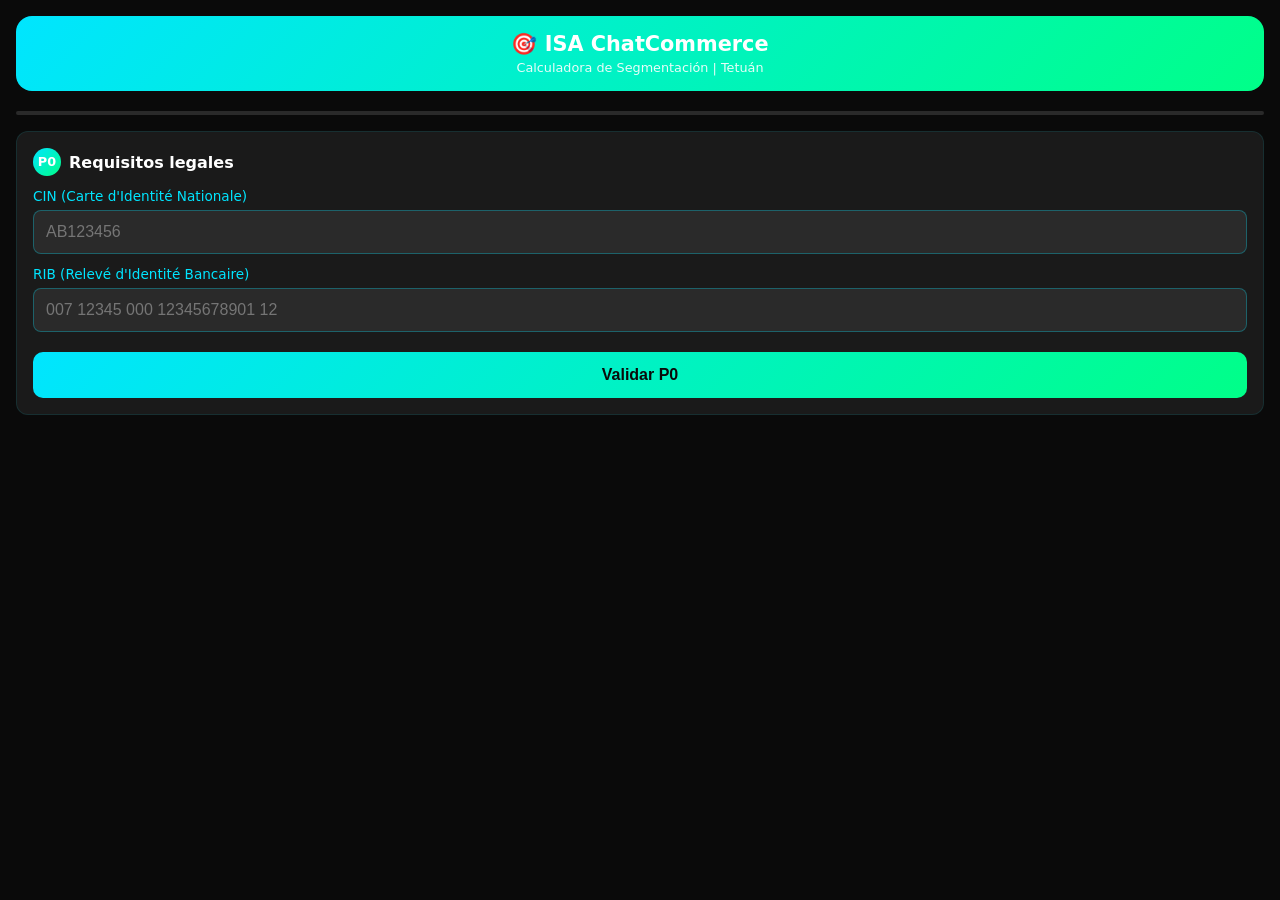
<file: 01-capa-decision/calculadora-segmentacion.html>
<!DOCTYPE html>
<html lang="es">
<head>
    <meta charset="UTF-8">
    <meta name="viewport" content="width=device-width, initial-scale=1.0, maximum-scale=1.0, user-scalable=no">
    <title>ISA - Calculadora Segmentación</title>
    <style>
        :root {
            --cyan: #00E5FF;
            --green: #00FF88;
            --gold: #FFD700;
            --dark: #0a0a0a;
            --gray: #1a1a1a;
            --light-gray: #2a2a2a;
        }
        * { margin: 0; padding: 0; box-sizing: border-box; }
        body {
            font-family: 'Segoe UI', system-ui, -apple-system, sans-serif;
            background: var(--dark);
            color: #fff;
            min-height: 100vh;
            padding: 16px;
        }
        .header {
            text-align: center;
            margin-bottom: 20px;
            padding: 16px;
            background: linear-gradient(135deg, var(--cyan), var(--green));
            border-radius: 16px;
        }
        .header h1 { font-size: 1.3rem; margin-bottom: 4px; }
        .header p { font-size: 0.8rem; opacity: 0.9; }
        .step {
            background: var(--gray);
            border-radius: 12px;
            padding: 16px;
            margin-bottom: 12px;
            border: 1px solid rgba(0,229,255,0.1);
            display: none;
        }
        .step.active { display: block; animation: fadeIn 0.3s; }
        @keyframes fadeIn { from { opacity: 0; transform: translateY(10px); } to { opacity: 1; transform: translateY(0); } }
        .step-number {
            display: inline-block;
            width: 28px;
            height: 28px;
            background: linear-gradient(135deg, var(--cyan), var(--green));
            border-radius: 50%;
            text-align: center;
            line-height: 28px;
            font-size: 0.8rem;
            font-weight: bold;
            margin-right: 8px;
        }
        .step h2 { font-size: 1rem; margin-bottom: 12px; display: flex; align-items: center; }
        .option {
            background: var(--light-gray);
            border: 2px solid transparent;
            border-radius: 10px;
            padding: 14px;
            margin-bottom: 8px;
            cursor: pointer;
            transition: all 0.2s;
        }
        .option:hover { border-color: var(--cyan); }
        .option.selected {
            border-color: var(--green);
            background: rgba(0,255,136,0.1);
        }
        .option h3 { font-size: 0.95rem; margin-bottom: 4px; }
        .option p { font-size: 0.8rem; color: #aaa; }
        .input-group { margin-bottom: 12px; }
        .input-group label { display: block; font-size: 0.85rem; margin-bottom: 6px; color: var(--cyan); }
        .input-group input {
            width: 100%;
            padding: 12px;
            border-radius: 8px;
            border: 1px solid rgba(0,229,255,0.3);
            background: var(--light-gray);
            color: #fff;
            font-size: 1rem;
        }
        .input-group input:focus { outline: none; border-color: var(--cyan); }
        .btn {
            width: 100%;
            padding: 14px;
            border-radius: 10px;
            border: none;
            background: linear-gradient(135deg, var(--cyan), var(--green));
            color: var(--dark);
            font-size: 1rem;
            font-weight: bold;
            cursor: pointer;
            margin-top: 8px;
        }
        .btn:disabled { opacity: 0.5; cursor: not-allowed; }
        .result {
            background: var(--gray);
            border-radius: 12px;
            padding: 20px;
            margin-top: 16px;
            border: 2px solid var(--gold);
            display: none;
        }
        .result.active { display: block; animation: fadeIn 0.5s; }
        .result h2 { color: var(--gold); margin-bottom: 12px; font-size: 1.2rem; }
        .result-item {
            display: flex;
            justify-content: space-between;
            padding: 8px 0;
            border-bottom: 1px solid rgba(255,255,255,0.05);
        }
        .result-item span:first-child { color: #aaa; font-size: 0.85rem; }
        .result-item span:last-child { font-weight: bold; color: var(--green); }
        .pack-badge {
            display: inline-block;
            padding: 6px 16px;
            border-radius: 20px;
            font-size: 0.85rem;
            font-weight: bold;
            margin-top: 8px;
        }
        .pack-presencia { background: rgba(0,229,255,0.2); color: var(--cyan); border: 1px solid var(--cyan); }
        .pack-whatsapp { background: rgba(0,255,136,0.2); color: var(--green); border: 1px solid var(--green); }
        .pack-completo { background: rgba(255,215,0,0.2); color: var(--gold); border: 1px solid var(--gold); }
        .pack-growth { background: linear-gradient(135deg, rgba(255,215,0,0.2), rgba(0,255,136,0.2)); color: var(--gold); border: 1px solid var(--gold); }
        .actions { margin-top: 16px; display: grid; grid-template-columns: 1fr 1fr; gap: 8px; }
        .actions button { padding: 12px; border-radius: 8px; border: none; font-size: 0.85rem; font-weight: bold; cursor: pointer; }
        .btn-whatsapp { background: #25D366; color: #fff; }
        .btn-email { background: var(--light-gray); color: var(--cyan); border: 1px solid var(--cyan); }
        .progress-bar {
            height: 4px;
            background: var(--light-gray);
            border-radius: 2px;
            margin-bottom: 16px;
            overflow: hidden;
        }
        .progress-fill {
            height: 100%;
            background: linear-gradient(90deg, var(--cyan), var(--green));
            border-radius: 2px;
            transition: width 0.3s;
        }
    </style>
<base target="_blank">
</head>
<body>
    <div class="header">
        <h1>🎯 ISA ChatCommerce</h1>
        <p>Calculadora de Segmentación | Tetuán</p>
    </div>

    <div class="progress-bar">
        <div class="progress-fill" id="progress" style="width: 0%"></div>
    </div>

    <!-- P0: CIN + RIB -->
    <div class="step active" id="step-p0">
        <h2><span class="step-number">P0</span>Requisitos legales</h2>
        <div class="input-group">
            <label>CIN (Carte d'Identité Nationale)</label>
            <input type="text" id="cin" placeholder="AB123456" maxlength="20">
        </div>
        <div class="input-group">
            <label>RIB (Relevé d'Identité Bancaire)</label>
            <input type="text" id="rib" placeholder="007 12345 000 12345678901 12" maxlength="50">
        </div>
        <button class="btn" onclick="validarP0()">Validar P0</button>
    </div>

    <!-- P1: Facturación -->
    <div class="step" id="step-p1">
        <h2><span class="step-number">P1</span>Facturación mensual aproximada</h2>
        <div class="option" onclick="selectP1('pobre', this)">
            <h3>Menos de 5.000 MAD</h3>
            <p>Negocio pequeño, inicio o actividad esporádica</p>
        </div>
        <div class="option" onclick="selectP1('pobre-medio', this)">
            <h3>5.000 - 15.000 MAD</h3>
            <p>Negocio estable con clientela regular</p>
        </div>
        <div class="option" onclick="selectP1('estandar', this)">
            <h3>15.000 - 40.000 MAD</h3>
            <p>Negocio consolidado, buen flujo</p>
        </div>
        <div class="option" onclick="selectP1('premium', this)">
            <h3>Más de 40.000 MAD</h3>
            <p>Negocio grande, múltiples empleados, expansión</p>
        </div>
    </div>

    <!-- P2: WhatsApp -->
    <div class="step" id="step-p2">
        <h2><span class="step-number">P2</span>Uso de WhatsApp</h2>
        <div class="option" onclick="selectP2('no', this)">
            <h3>No usa WhatsApp para negocio</h3>
            <p>Solo personal o no lo tiene</p>
        </div>
        <div class="option" onclick="selectP2('basico', this)">
            <h3>WhatsApp básico</h3>
            <p>Responde mensajes manualmente, sin catálogo</p>
        </div>
        <div class="option" onclick="selectP2('catalogo', this)">
            <h3>WhatsApp Business con catálogo</h3>
            <p>Ya tiene productos organizados, responde rápido</p>
        </div>
    </div>

    <!-- P3: Google Maps -->
    <div class="step" id="step-p3">
        <h2><span class="step-number">P3</span>Presencia en Google Maps</h2>
        <div class="option" onclick="selectP3('no', this)">
            <h3>No está en Google Maps</h3>
            <p>Ni siquiera aparece al buscar</p>
        </div>
        <div class="option" onclick="selectP3('sin-optimizar', this)">
            <h3>Está pero sin optimizar</h3>
            <p>Foto mala, sin horarios, pocas reseñas</p>
        </div>
        <div class="option" onclick="selectP3('optimizado', this)">
            <h3>Optimizado con reseñas</h3>
            <p>Fotos buenas, horarios, +10 reseñas, responde</p>
        </div>
    </div>

    <!-- P4: Clientes por día -->
    <div class="step" id="step-p4">
        <h2><span class="step-number">P4</span>Clientes atendidos por día</h2>
        <div class="option" onclick="selectP4('menos10', this)">
            <h3>Menos de 10</h3>
            <p>Negocio muy pequeño o nicho especializado</p>
        </div>
        <div class="option" onclick="selectP4('10a30', this)">
            <h3>10 - 30 clientes</h3>
            <p>Flujo moderado, potencial de crecimiento</p>
        </div>
        <div class="option" onclick="selectP4('mas30', this)">
            <h3>Más de 30</h3>
            <p>Alto volumen, necesita automatización urgente</p>
        </div>
    </div>

    <!-- Datos del negocio -->
    <div class="step" id="step-datos">
        <h2><span class="step-number">✓</span>Datos del prospecto</h2>
        <div class="input-group">
            <label>Nombre del negocio</label>
            <input type="text" id="nombre-negocio" placeholder="Café Al Hizam">
        </div>
        <div class="input-group">
            <label>Nombre del dueño</label>
            <input type="text" id="nombre-dueno" placeholder="Ahmed Benali">
        </div>
        <div class="input-group">
            <label>Teléfono WhatsApp</label>
            <input type="tel" id="telefono" placeholder="+212 600 000 000">
        </div>
        <div class="input-group">
            <label>Tipo de negocio</label>
            <input type="text" id="tipo-negocio" placeholder="restaurante, clínica, tienda...">
        </div>
        <button class="btn" onclick="generarResultado()">🎯 Generar Propuesta</button>
    </div>

    <!-- Resultado -->
    <div class="result" id="resultado">
        <h2>🎯 Propuesta personalizada</h2>
        <div class="result-item">
            <span>Segmento</span>
            <span id="res-segmento">-</span>
        </div>
        <div class="result-item">
            <span>Pack recomendado</span>
            <span id="res-pack">-</span>
        </div>
        <div class="result-item">
            <span>Setup (único)</span>
            <span id="res-setup">-</span>
        </div>
        <div class="result-item">
            <span>Mensualidad</span>
            <span id="res-mensual">-</span>
        </div>
        <div class="result-item">
            <span>Flujo de implementación</span>
            <span id="res-flujo">-</span>
        </div>
        <div class="result-item">
            <span>Tiempo estimado</span>
            <span id="res-tiempo">-</span>
        </div>
        <div style="margin-top: 12px;">
            <span id="res-badge" class="pack-badge"></span>
        </div>
        <div class="actions">
            <button class="btn-whatsapp" onclick="compartirWhatsApp()">📱 Compartir</button>
            <button class="btn-email" onclick="guardarLead()">💾 Guardar</button>
        </div>
    </div>

    <script>
        let respuestas = { p0: false, p1: null, p2: null, p3: null, p4: null };

        const PACKS = {
            'pobre': { nombre: 'Presencia Digital', setup: 250, mensual: 200, pack: 'presencia', tiempo: '1 semana', flujo: '1A.1 → 1A.2' },
            'pobre-medio': { nombre: 'WhatsApp Pro', setup: 400, mensual: 400, pack: 'whatsapp-pro', tiempo: '2 semanas', flujo: '1A.1 → 1A.2 → 1B → 1C' },
            'estandar': { nombre: 'Completo', setup: 1200, mensual: 600, pack: 'completo', tiempo: '3 semanas', flujo: '1A.1 → 1B → 1C → 3A → 3B → 3C' },
            'premium': { nombre: 'Growth', setup: 1500, mensual: 1000, pack: 'growth', tiempo: '4 semanas', flujo: '1A.1 → 1B → 1C → 2A → 2B → 3A → 3B → 3C → 4A → 5A → 5B' }
        };

        function updateProgress() {
            let completed = 0;
            if (respuestas.p0) completed++;
            if (respuestas.p1) completed++;
            if (respuestas.p2) completed++;
            if (respuestas.p3) completed++;
            if (respuestas.p4) completed++;
            document.getElementById('progress').style.width = (completed / 5 * 100) + '%';
        }

        function validarP0() {
            const cin = document.getElementById('cin').value.trim();
            const rib = document.getElementById('rib').value.trim();
            if (!cin || !rib) {
                alert('Completa CIN y RIB para continuar');
                return;
            }
            respuestas.p0 = true;
            updateProgress();
            document.getElementById('step-p0').classList.remove('active');
            document.getElementById('step-p1').classList.add('active');
        }

        function selectP1(valor, el) {
            respuestas.p1 = valor;
            document.querySelectorAll('#step-p1 .option').forEach(o => o.classList.remove('selected'));
            el.classList.add('selected');
            updateProgress();
            setTimeout(() => {
                document.getElementById('step-p1').classList.remove('active');
                document.getElementById('step-p2').classList.add('active');
            }, 300);
        }

        function selectP2(valor, el) {
            respuestas.p2 = valor;
            document.querySelectorAll('#step-p2 .option').forEach(o => o.classList.remove('selected'));
            el.classList.add('selected');
            updateProgress();
            setTimeout(() => {
                document.getElementById('step-p2').classList.remove('active');
                document.getElementById('step-p3').classList.add('active');
            }, 300);
        }

        function selectP3(valor, el) {
            respuestas.p3 = valor;
            document.querySelectorAll('#step-p3 .option').forEach(o => o.classList.remove('selected'));
            el.classList.add('selected');
            updateProgress();
            setTimeout(() => {
                document.getElementById('step-p3').classList.remove('active');
                document.getElementById('step-p4').classList.add('active');
            }, 300);
        }

        function selectP4(valor, el) {
            respuestas.p4 = valor;
            document.querySelectorAll('#step-p4 .option').forEach(o => o.classList.remove('selected'));
            el.classList.add('selected');
            updateProgress();
            setTimeout(() => {
                document.getElementById('step-p4').classList.remove('active');
                document.getElementById('step-datos').classList.add('active');
            }, 300);
        }

        function generarResultado() {
            const nombreNegocio = document.getElementById('nombre-negocio').value.trim();
            const nombreDueno = document.getElementById('nombre-dueno').value.trim();
            const telefono = document.getElementById('telefono').value.trim();

            if (!nombreNegocio || !nombreDueno || !telefono) {
                alert('Completa todos los datos del negocio');
                return;
            }

            const pack = PACKS[respuestas.p1];
            const segmento = respuestas.p1 === 'pobre' ? 'POBRE' : 
                            respuestas.p1 === 'pobre-medio' ? 'POBRE-MEDIO' :
                            respuestas.p1 === 'estandar' ? 'ESTÁNDAR' : 'PREMIUM';

            document.getElementById('res-segmento').textContent = segmento;
            document.getElementById('res-pack').textContent = pack.nombre;
            document.getElementById('res-setup').textContent = pack.setup + ' MAD';
            document.getElementById('res-mensual').textContent = pack.mensual + ' MAD/mes';
            document.getElementById('res-flujo').textContent = pack.flujo;
            document.getElementById('res-tiempo').textContent = pack.tiempo;

            const badge = document.getElementById('res-badge');
            badge.textContent = pack.nombre + ' (' + pack.setup + ' MAD)';
            badge.className = 'pack-badge pack-' + pack.pack;

            document.getElementById('resultado').classList.add('active');
            document.getElementById('resultado').scrollIntoView({ behavior: 'smooth' });
        }

        function compartirWhatsApp() {
            const pack = PACKS[respuestas.p1];
            const nombreNegocio = document.getElementById('nombre-negocio').value;
            const telefono = document.getElementById('telefono').value.replace(/\D/g, '');

            const mensaje = `¡Hola! Soy de ISA ChatCommerce.\n\n` +
                `Analicé ${nombreNegocio} y tengo una propuesta para ti:\n\n` +
                `📦 *Pack ${pack.nombre}*\n` +
                `💰 Setup: ${pack.setup} MAD (único)\n` +
                `📅 Mensual: ${pack.mensual} MAD/mes\n` +
                `⏱️ Tiempo: ${pack.tiempo}\n\n` +
                `¿Te gustaría agendar una reunión de 15 min para mostrarte cómo funciona?`;

            window.open(`https://wa.me/${telefono}?text=${encodeURIComponent(mensaje)}`, '_blank');
        }

        async function guardarLead() {
            const datos = {
                nombre_negocio: document.getElementById('nombre-negocio').value,
                nombre_dueno: document.getElementById('nombre-dueno').value,
                telefono: document.getElementById('telefono').value,
                tipo_negocio: document.getElementById('tipo-negocio').value,
                cin: document.getElementById('cin').value,
                rib: document.getElementById('rib').value,
                segmento: respuestas.p1,
                pack_asignado: PACKS[respuestas.p1].pack,
                p2_whatsapp: respuestas.p2,
                p3_maps: respuestas.p3,
                p4_clientes: respuestas.p4
            };

            try {
                const res = await fetch('https://kit-venta-isa.onrender.com/api/leads', {
                    method: 'POST',
                    headers: { 'Content-Type': 'application/json' },
                    body: JSON.stringify(datos)
                });
                if (res.ok) {
                    alert('✅ Lead guardado en el sistema');
                } else {
                    alert('⚠️ Error guardando. Copia los datos manualmente.');
                }
            } catch (e) {
                // Fallback: copiar al portapapeles
                navigator.clipboard.writeText(JSON.stringify(datos, null, 2));
                alert('📋 Datos copiados al portapapeles (modo offline)');
            }
        }
    </script>
</body>
</html>
</file>
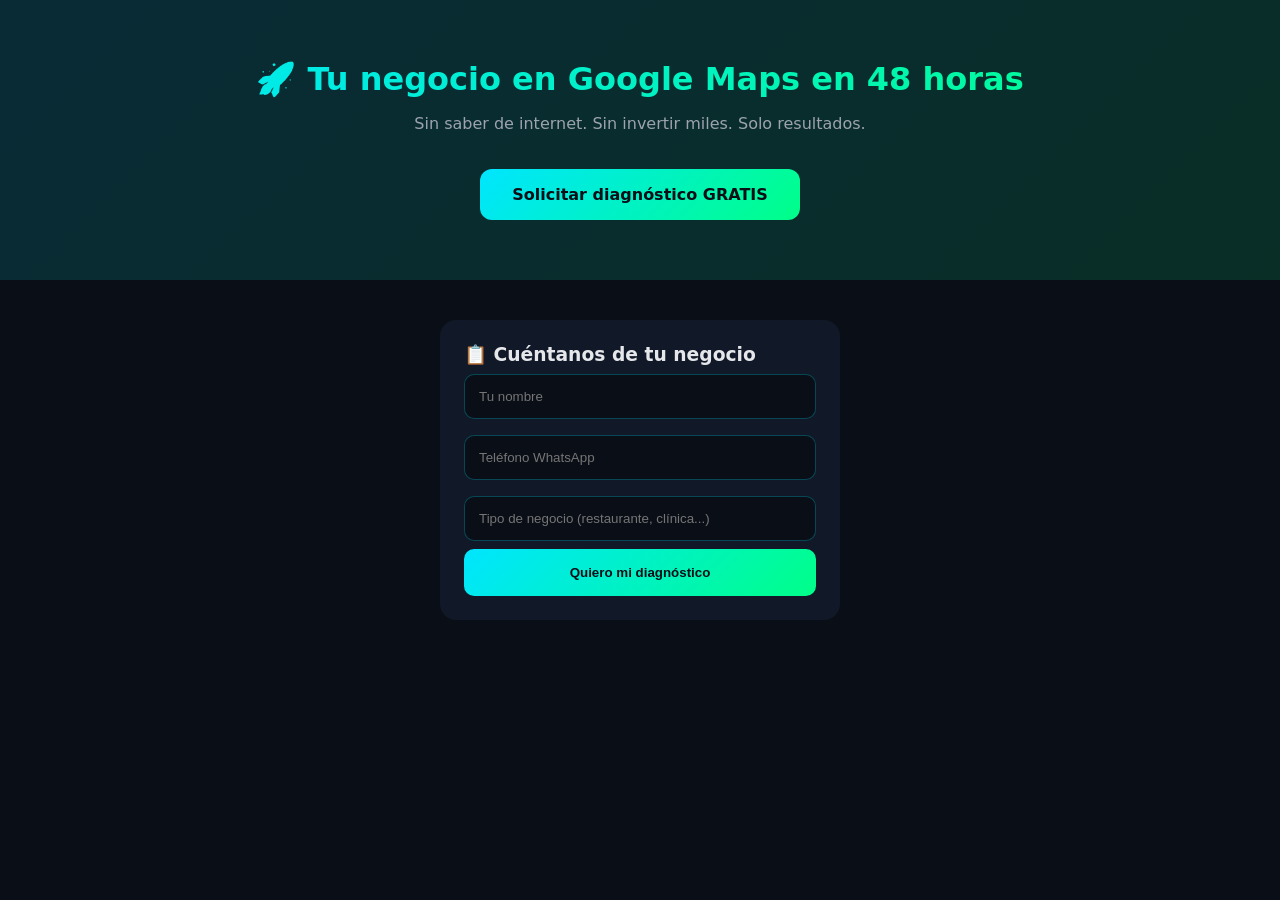
<file: 04-programas-transversales/captacion-medvi/landing-page-template.html>
<!DOCTYPE html>
<html lang="es">
<head>
<meta charset="UTF-8">
<meta name="viewport" content="width=device-width, initial-scale=1.0">
<title>Tu negocio en Google Maps en 48h — ISA ChatCommerce</title>
<style>
*{margin:0;padding:0;box-sizing:border-box}
body{font-family:system-ui,sans-serif;background:#0a0e17;color:#e5e7eb}
.hero{text-align:center;padding:60px 20px;background:linear-gradient(135deg,#00E5FF22,#00FF8822)}
.hero h1{font-size:32px;background:linear-gradient(90deg,#00E5FF,#00FF88);-webkit-background-clip:text;-webkit-text-fill-color:transparent}
.hero p{color:#9ca3af;margin:16px 0}
.cta{display:inline-block;padding:16px 32px;background:linear-gradient(135deg,#00E5FF,#00FF88);color:#0a0e17;text-decoration:none;border-radius:12px;font-weight:700;margin-top:20px}
.form{max-width:400px;margin:40px auto;padding:24px;background:#111827;border-radius:16px}
.form input{width:100%;padding:14px;margin:8px 0;background:#0a0e17;border:1px solid #00E5FF44;color:#fff;border-radius:10px}
.form button{width:100%;padding:16px;background:linear-gradient(135deg,#00E5FF,#00FF88);border:none;border-radius:10px;color:#0a0e17;font-weight:700;cursor:pointer}
</style>
</head>
<body>
<div class="hero">
<h1>🚀 Tu negocio en Google Maps en 48 horas</h1>
<p>Sin saber de internet. Sin invertir miles. Solo resultados.</p>
<a href="#form" class="cta">Solicitar diagnóstico GRATIS</a>
</div>
<div class="form" id="form">
<h3>📋 Cuéntanos de tu negocio</h3>
<input type="text" placeholder="Tu nombre" id="nombre">
<input type="tel" placeholder="Teléfono WhatsApp" id="telefono">
<input type="text" placeholder="Tipo de negocio (restaurante, clínica...)" id="tipo">
<button onclick="enviar()">Quiero mi diagnóstico</button>
</div>
<script>
function enviar(){
  const data={nombre:$('#nombre').value,telefono:$('#telefono').value,tipo:$('#tipo').value};
  fetch('/api/leads',{method:'POST',headers:{'Content-Type':'application/json'},body:JSON.stringify(data)})
  .then(()=>alert('¡Gracias! Te contactamos en menos de 24h por WhatsApp.'))
}
function $(id){return document.getElementById(id)}
</script>
</body>
</html>
</file>
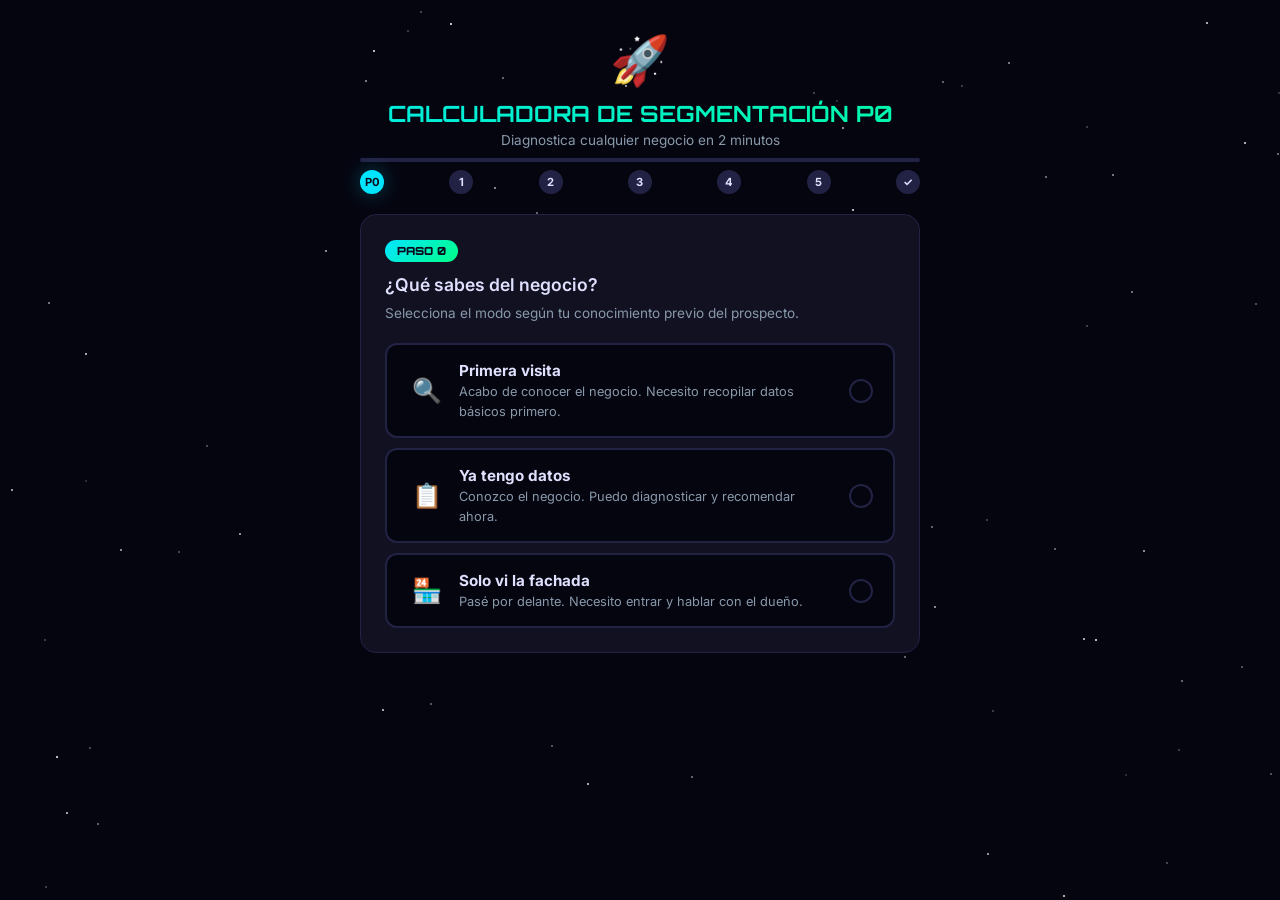
<file: 06-backend-servicios/templates/calculadora.html>
<!DOCTYPE html>
<html lang="es">
<head>
    <meta charset="UTF-8">
    <meta name="viewport" content="width=device-width, initial-scale=1.0">
    <title>🚀 Calculadora de Segmentación P0 — ISA ChatCommerce</title>
    <link href="https://fonts.googleapis.com/css2?family=Orbitron:wght@400;700;900&family=Inter:wght@300;400;500;600;700&display=swap" rel="stylesheet">
    <style>
        :root {
            --cyan: #00E5FF;
            --green: #00FF88;
            --dark: #0a0a1a;
            --darker: #050510;
            --card: #111122;
            --card-hover: #1a1a33;
            --text: #e0e0ff;
            --text-dim: #8899aa;
            --border: #222244;
            --gradient: linear-gradient(135deg, var(--cyan), var(--green));
            --glow-cyan: 0 0 20px rgba(0,229,255,0.3);
            --glow-green: 0 0 20px rgba(0,255,136,0.3);
        }
        * { margin: 0; padding: 0; box-sizing: border-box; }
        body {
            font-family: 'Inter', sans-serif;
            background: var(--darker);
            color: var(--text);
            min-height: 100vh;
            overflow-x: hidden;
        }
        .stars {
            position: fixed;
            top: 0; left: 0; width: 100%; height: 100%;
            pointer-events: none;
            z-index: 0;
        }
        .star {
            position: absolute;
            width: 2px; height: 2px;
            background: white;
            border-radius: 50%;
            animation: twinkle 3s infinite;
        }
        @keyframes twinkle {
            0%, 100% { opacity: 0.2; }
            50% { opacity: 1; }
        }
        .header {
            text-align: center;
            padding: 30px 20px 10px;
            position: relative;
            z-index: 1;
        }
        .header .rocket {
            font-size: 3rem;
            animation: float 3s ease-in-out infinite;
            display: inline-block;
        }
        @keyframes float {
            0%, 100% { transform: translateY(0); }
            50% { transform: translateY(-10px); }
        }
        .header h1 {
            font-family: 'Orbitron', sans-serif;
            font-size: 1.4rem;
            font-weight: 700;
            background: var(--gradient);
            -webkit-background-clip: text;
            -webkit-text-fill-color: transparent;
            margin-top: 10px;
        }
        .header p {
            color: var(--text-dim);
            font-size: 0.85rem;
            margin-top: 5px;
        }
        .progress-container {
            max-width: 600px;
            margin: 0 auto 20px;
            padding: 0 20px;
            position: relative;
            z-index: 1;
        }
        .progress-bar {
            height: 4px;
            background: var(--border);
            border-radius: 2px;
            overflow: hidden;
        }
        .progress-fill {
            height: 100%;
            background: var(--gradient);
            border-radius: 2px;
            transition: width 0.5s ease;
            width: 0%;
        }
        .progress-steps {
            display: flex;
            justify-content: space-between;
            margin-top: 8px;
        }
        .step-dot {
            width: 24px; height: 24px;
            border-radius: 50%;
            background: var(--border);
            border: 2px solid var(--border);
            display: flex;
            align-items: center;
            justify-content: center;
            font-size: 0.7rem;
            font-weight: 700;
            transition: all 0.3s ease;
        }
        .step-dot.active {
            background: var(--cyan);
            border-color: var(--cyan);
            color: var(--dark);
            box-shadow: var(--glow-cyan);
        }
        .step-dot.completed {
            background: var(--green);
            border-color: var(--green);
            color: var(--dark);
        }
        .container {
            max-width: 600px;
            margin: 0 auto;
            padding: 0 20px 40px;
            position: relative;
            z-index: 1;
        }
        .card {
            background: var(--card);
            border: 1px solid var(--border);
            border-radius: 16px;
            padding: 24px;
            margin-bottom: 16px;
            transition: all 0.3s ease;
        }
        .card:hover {
            border-color: var(--cyan);
            box-shadow: 0 0 30px rgba(0,229,255,0.1);
        }
        .step-number {
            display: inline-block;
            background: var(--gradient);
            color: var(--dark);
            font-family: 'Orbitron', sans-serif;
            font-size: 0.7rem;
            font-weight: 900;
            padding: 4px 12px;
            border-radius: 20px;
            margin-bottom: 12px;
        }
        .step-title {
            font-size: 1.1rem;
            font-weight: 600;
            margin-bottom: 8px;
            color: var(--text);
        }
        .step-desc {
            color: var(--text-dim);
            font-size: 0.85rem;
            margin-bottom: 20px;
            line-height: 1.5;
        }
        .options {
            display: flex;
            flex-direction: column;
            gap: 10px;
        }
        .option {
            background: var(--darker);
            border: 2px solid var(--border);
            border-radius: 12px;
            padding: 16px 20px;
            cursor: pointer;
            transition: all 0.3s ease;
            display: flex;
            align-items: center;
            gap: 12px;
        }
        .option:hover {
            border-color: var(--cyan);
            background: rgba(0,229,255,0.05);
            transform: translateX(4px);
        }
        .option.selected {
            border-color: var(--green);
            background: rgba(0,255,136,0.1);
            box-shadow: var(--glow-green);
        }
        .option-icon {
            font-size: 1.5rem;
            width: 40px;
            text-align: center;
        }
        .option-text {
            flex: 1;
        }
        .option-text strong {
            display: block;
            color: var(--text);
            font-size: 0.95rem;
        }
        .option-text span {
            color: var(--text-dim);
            font-size: 0.8rem;
        }
        .option-check {
            width: 24px; height: 24px;
            border: 2px solid var(--border);
            border-radius: 50%;
            display: flex;
            align-items: center;
            justify-content: center;
            transition: all 0.3s ease;
            font-size: 0.8rem;
            color: transparent;
        }
        .option.selected .option-check {
            background: var(--green);
            border-color: var(--green);
            color: var(--dark);
        }
        .input-group {
            margin-bottom: 16px;
        }
        .input-group label {
            display: block;
            color: var(--text-dim);
            font-size: 0.85rem;
            margin-bottom: 6px;
        }
        .input-group label .required {
            color: #ff4444;
        }
        .input-group input,
        .input-group select {
            width: 100%;
            padding: 12px 16px;
            background: var(--darker);
            border: 2px solid var(--border);
            border-radius: 10px;
            color: var(--text);
            font-size: 0.95rem;
            font-family: 'Inter', sans-serif;
            transition: all 0.3s ease;
        }
        .input-group input:focus,
        .input-group select:focus {
            outline: none;
            border-color: var(--cyan);
            box-shadow: var(--glow-cyan);
        }
        .input-group input::placeholder {
            color: #445566;
        }
        .input-group input.error {
            border-color: #ff4444;
            box-shadow: 0 0 10px rgba(255,68,68,0.3);
        }
        .error-msg {
            color: #ff4444;
            font-size: 0.8rem;
            margin-top: 4px;
            display: none;
        }
        .error-msg.visible {
            display: block;
        }
        .btn {
            width: 100%;
            padding: 14px 24px;
            border: none;
            border-radius: 12px;
            font-family: 'Inter', sans-serif;
            font-size: 0.95rem;
            font-weight: 600;
            cursor: pointer;
            transition: all 0.3s ease;
            display: flex;
            align-items: center;
            justify-content: center;
            gap: 8px;
        }
        .btn-primary {
            background: var(--gradient);
            color: var(--dark);
        }
        .btn-primary:hover {
            transform: translateY(-2px);
            box-shadow: 0 8px 25px rgba(0,229,255,0.3);
        }
        .btn-secondary {
            background: var(--card);
            color: var(--text);
            border: 2px solid var(--border);
        }
        .btn-secondary:hover {
            border-color: var(--cyan);
        }
        .btn-group {
            display: flex;
            gap: 10px;
            margin-top: 20px;
        }
        .btn-group .btn {
            flex: 1;
        }
        .result-pack {
            text-align: center;
            padding: 30px 20px;
        }
        .result-pack .pack-icon {
            font-size: 4rem;
            margin-bottom: 10px;
        }
        .result-pack .pack-name {
            font-family: 'Orbitron', sans-serif;
            font-size: 1.5rem;
            font-weight: 900;
            background: var(--gradient);
            -webkit-background-clip: text;
            -webkit-text-fill-color: transparent;
            margin-bottom: 5px;
        }
        .result-pack .pack-price {
            font-size: 2rem;
            font-weight: 700;
            color: var(--green);
            margin-bottom: 5px;
        }
        .result-pack .pack-monthly {
            color: var(--text-dim);
            font-size: 0.9rem;
            margin-bottom: 20px;
        }
        .result-pack .pack-desc {
            color: var(--text);
            font-size: 0.9rem;
            line-height: 1.6;
            margin-bottom: 20px;
        }
        .flow-diagram {
            background: var(--darker);
            border-radius: 12px;
            padding: 20px;
            margin: 20px 0;
        }
        .flow-title {
            font-family: 'Orbitron', sans-serif;
            font-size: 0.8rem;
            color: var(--cyan);
            margin-bottom: 15px;
            text-align: center;
        }
        .flow-step {
            display: flex;
            align-items: center;
            gap: 10px;
            margin-bottom: 8px;
            padding: 10px 14px;
            background: var(--card);
            border-radius: 8px;
            border-left: 3px solid var(--cyan);
            font-size: 0.85rem;
        }
        .flow-step.growth {
            border-left-color: var(--green);
        }
        .flow-step .flow-num {
            font-family: 'Orbitron', sans-serif;
            font-size: 0.7rem;
            color: var(--cyan);
            min-width: 30px;
        }
        .flow-arrow {
            text-align: center;
            color: var(--cyan);
            font-size: 1.2rem;
            margin: 4px 0;
        }
        .features {
            list-style: none;
            margin: 15px 0;
        }
        .features li {
            padding: 8px 0;
            border-bottom: 1px solid var(--border);
            font-size: 0.9rem;
            display: flex;
            align-items: center;
            gap: 10px;
        }
        .features li:last-child { border-bottom: none; }
        .features li .check {
            color: var(--green);
            font-weight: bold;
        }
        .score-badge {
            display: inline-flex;
            align-items: center;
            gap: 8px;
            background: var(--darker);
            padding: 8px 16px;
            border-radius: 20px;
            font-size: 0.85rem;
            margin-bottom: 15px;
        }
        .score-badge .score-value {
            font-family: 'Orbitron', sans-serif;
            font-size: 1.2rem;
            color: var(--green);
        }
        .share-btns {
            display: flex;
            gap: 10px;
            margin-top: 20px;
        }
        .share-btns .btn {
            flex: 1;
        }
        .btn-whatsapp {
            background: #25D366;
            color: white;
        }
        .btn-save {
            background: var(--card);
            color: var(--green);
            border: 2px solid var(--green);
        }
        .hidden { display: none !important; }
        .fade-in {
            animation: fadeIn 0.5s ease;
        }
        @keyframes fadeIn {
            from { opacity: 0; transform: translateY(10px); }
            to { opacity: 1; transform: translateY(0); }
        }
        @media (max-width: 480px) {
            .header h1 { font-size: 1.1rem; }
            .card { padding: 18px; }
            .option { padding: 12px 14px; }
            .btn-group { flex-direction: column; }
        }
    </style>
<base target="_blank">
</head>
<body>
    <div class="stars" id="stars"></div>
    <div class="header">
        <div class="rocket">🚀</div>
        <h1>CALCULADORA DE SEGMENTACIÓN P0</h1>
        <p>Diagnostica cualquier negocio en 2 minutos</p>
    </div>
    <div class="progress-container">
        <div class="progress-bar">
            <div class="progress-fill" id="progressFill"></div>
        </div>
        <div class="progress-steps">
            <div class="step-dot active" id="dot0">P0</div>
            <div class="step-dot" id="dot1">1</div>
            <div class="step-dot" id="dot2">2</div>
            <div class="step-dot" id="dot3">3</div>
            <div class="step-dot" id="dot4">4</div>
            <div class="step-dot" id="dot5">5</div>
            <div class="step-dot" id="dot6">✓</div>
        </div>
    </div>
    <div class="container">
        <!-- PASO 0: MODO -->
        <div class="card fade-in" id="step0">
            <span class="step-number">PASO 0</span>
            <h2 class="step-title">¿Qué sabes del negocio?</h2>
            <p class="step-desc">Selecciona el modo según tu conocimiento previo del prospecto.</p>
            <div class="options">
                <div class="option" onclick="selectOption(0, 'primera_visita')">
                    <div class="option-icon">🔍</div>
                    <div class="option-text">
                        <strong>Primera visita</strong>
                        <span>Acabo de conocer el negocio. Necesito recopilar datos básicos primero.</span>
                    </div>
                    <div class="option-check">✓</div>
                </div>
                <div class="option" onclick="selectOption(0, 'tengo_datos')">
                    <div class="option-icon">📋</div>
                    <div class="option-text">
                        <strong>Ya tengo datos</strong>
                        <span>Conozco el negocio. Puedo diagnosticar y recomendar ahora.</span>
                    </div>
                    <div class="option-check">✓</div>
                </div>
                <div class="option" onclick="selectOption(0, 'solo_fachada')">
                    <div class="option-icon">🏪</div>
                    <div class="option-text">
                        <strong>Solo vi la fachada</strong>
                        <span>Pasé por delante. Necesito entrar y hablar con el dueño.</span>
                    </div>
                    <div class="option-check">✓</div>
                </div>
            </div>
        </div>
        <!-- PASO 1: WHATSAPP -->
        <div class="card hidden" id="step1">
            <span class="step-number">PASO 1</span>
            <h2 class="step-title">¿Tiene WhatsApp activo?</h2>
            <p class="step-desc">Verifica el estado de WhatsApp del negocio.</p>
            <div class="options">
                <div class="option" onclick="selectOption(1, 'no_whatsapp')">
                    <div class="option-icon">❌</div>
                    <div class="option-text">
                        <strong>No tiene WhatsApp</strong>
                        <span>Ni personal ni business. Punto de partida cero.</span>
                    </div>
                    <div class="option-check">✓</div>
                </div>
                <div class="option" onclick="selectOption(1, 'whatsapp_personal')">
                    <div class="option-icon">📱</div>
                    <div class="option-text">
                        <strong>WhatsApp personal</strong>
                        <span>Tiene número pero sin catálogo ni perfil de negocio.</span>
                    </div>
                    <div class="option-check">✓</div>
                </div>
                <div class="option" onclick="selectOption(1, 'whatsapp_business_sin')">
                    <div class="option-icon">💼</div>
                    <div class="option-text">
                        <strong>WhatsApp Business (sin catálogo)</strong>
                        <span>Perfil de negocio pero sin productos cargados.</span>
                    </div>
                    <div class="option-check">✓</div>
                </div>
                <div class="option" onclick="selectOption(1, 'whatsapp_business_con')">
                    <div class="option-icon">🛒</div>
                    <div class="option-text">
                        <strong>WhatsApp Business + Catálogo</strong>
                        <span>Todo configurado con productos y precios.</span>
                    </div>
                    <div class="option-check">✓</div>
                </div>
            </div>
        </div>
        <!-- PASO 2: GOOGLE MAPS -->
        <div class="card hidden" id="step2">
            <span class="step-number">PASO 2</span>
            <h2 class="step-title">¿Presencia en Google Maps?</h2>
            <p class="step-desc">Busca el negocio en Google Maps y verifica su estado.</p>
            <div class="options">
                <div class="option" onclick="selectOption(2, 'no_maps')">
                    <div class="option-icon">🗺️❌</div>
                    <div class="option-text">
                        <strong>No aparece</strong>
                        <span>Invisible en Google. Nadie lo encuentra online.</span>
                    </div>
                    <div class="option-check">✓</div>
                </div>
                <div class="option" onclick="selectOption(2, 'maps_sin_reviews')">
                    <div class="option-icon">📍</div>
                    <div class="option-text">
                        <strong>Aparece pero sin reseñas</strong>
                        <span>Ficha básica, sin calificaciones ni fotos.</span>
                    </div>
                    <div class="option-check">✓</div>
                </div>
                <div class="option" onclick="selectOption(2, 'maps_con_reviews')">
                    <div class="option-icon">⭐</div>
                    <div class="option-text">
                        <strong>Aparece con reseñas</strong>
                        <span>Tiene calificaciones y al menos 5 reseñas.</span>
                    </div>
                    <div class="option-check">✓</div>
                </div>
            </div>
        </div>
        <!-- PASO 3: FACTURACIÓN -->
        <div class="card hidden" id="step3">
            <span class="step-number">PASO 3</span>
            <h2 class="step-title">¿Facturación mensual aproximada?</h2>
            <p class="step-desc">Estima o pregunta directamente al dueño.</p>
            <div class="options">
                <div class="option" onclick="selectOption(3, 'factura_5k')">
                    <div class="option-icon">💰</div>
                    <div class="option-text">
                        <strong>Menos de 5.000 MAD/mes</strong>
                        <span>Negocio pequeño, recién iniciado o estacional.</span>
                    </div>
                    <div class="option-check">✓</div>
                </div>
                <div class="option" onclick="selectOption(3, 'factura_5k_15k')">
                    <div class="option-icon">💰💰</div>
                    <div class="option-text">
                        <strong>5.000 - 15.000 MAD/mes</strong>
                        <span>Negocio establecido, flujo constante.</span>
                    </div>
                    <div class="option-check">✓</div>
                </div>
                <div class="option" onclick="selectOption(3, 'factura_15k_40k')">
                    <div class="option-icon">💰💰💰</div>
                    <div class="option-text">
                        <strong>15.000 - 40.000 MAD/mes</strong>
                        <span>Negocio en crecimiento, listo para escalar.</span>
                    </div>
                    <div class="option-check">✓</div>
                </div>
                <div class="option" onclick="selectOption(3, 'factura_40k')">
                    <div class="option-icon">💎</div>
                    <div class="option-text">
                        <strong>Más de 40.000 MAD/mes</strong>
                        <span>Negocio grande, hotel, cadena o clínica premium.</span>
                    </div>
                    <div class="option-check">✓</div>
                </div>
            </div>
        </div>
        <!-- PASO 4: CLIENTES/DÍA -->
        <div class="card hidden" id="step4">
            <span class="step-number">PASO 4</span>
            <h2 class="step-title">¿Clientes atendidos por día?</h2>
            <p class="step-desc">Aproximado. Cuenta ventas, reservas o consultas diarias.</p>
            <div class="options">
                <div class="option" onclick="selectOption(4, 'clientes_10')">
                    <div class="option-icon">👤</div>
                    <div class="option-text">
                        <strong>Menos de 10</strong>
                        <span>Poco tráfico. Necesita más visibilidad primero.</span>
                    </div>
                    <div class="option-check">✓</div>
                </div>
                <div class="option" onclick="selectOption(4, 'clientes_10_30')">
                    <div class="option-icon">👥</div>
                    <div class="option-text">
                        <strong>10 - 30</strong>
                        <span>Flujo moderado. Puede beneficiarse de automatización.</span>
                    </div>
                    <div class="option-check">✓</div>
                </div>
                <div class="option" onclick="selectOption(4, 'clientes_30_50')">
                    <div class="option-icon">👥👥</div>
                    <div class="option-text">
                        <strong>30 - 50</strong>
                        <span>Buen tráfico. Necesita sistema para no perder ventas.</span>
                    </div>
                    <div class="option-check">✓</div>
                </div>
                <div class="option" onclick="selectOption(4, 'clientes_50')">
                    <div class="option-icon">🔥</div>
                    <div class="option-text">
                        <strong>Más de 50</strong>
                        <span>Alto volumen. Necesita automatización + ads.</span>
                    </div>
                    <div class="option-check">✓</div>
                </div>
            </div>
        </div>
        <!-- PASO 5: REDES SOCIALES -->
        <div class="card hidden" id="step5">
            <span class="step-number">PASO 5</span>
            <h2 class="step-title">¿Redes sociales activas?</h2>
            <p class="step-desc">¿En qué plataformas tiene presencia el negocio?</p>
            <div class="options">
                <div class="option" onclick="selectOption(5, 'redes_ninguna')">
                    <div class="option-icon">🚫</div>
                    <div class="option-text">
                        <strong>Ninguna</strong>
                        <span>Sin Facebook, Instagram ni TikTok.</span>
                    </div>
                    <div class="option-check">✓</div>
                </div>
                <div class="option" onclick="selectOption(5, 'redes_facebook')">
                    <div class="option-icon">📘</div>
                    <div class="option-text">
                        <strong>Solo Facebook</strong>
                        <span>Al menos una red, aunque sea básica.</span>
                    </div>
                    <div class="option-check">✓</div>
                </div>
                <div class="option" onclick="selectOption(5, 'redes_instagram')">
                    <div class="option-icon">📸</div>
                    <div class="option-text">
                        <strong>Instagram o TikTok</strong>
                        <span>Presencia visual activa.</span>
                    </div>
                    <div class="option-check">✓</div>
                </div>
                <div class="option" onclick="selectOption(5, 'redes_varias')">
                    <div class="option-icon">🌐</div>
                    <div class="option-text">
                        <strong>Varias redes activas</strong>
                        <span>Facebook + Instagram + TikTok o más.</span>
                    </div>
                    <div class="option-check">✓</div>
                </div>
            </div>
        </div>
        <!-- PASO 6: DATOS DEL PROSPECTO -->
        <div class="card hidden" id="step6">
            <span class="step-number">DATOS DEL PROSPECTO</span>
            <h2 class="step-title">Información de contacto</h2>
            <p class="step-desc">Completa los datos obligatorios (*) para generar la propuesta.</p>
            <div class="input-group">
                <label>Nombre del dueño / contacto <span class="required">*</span></label>
                <input type="text" id="nombreProspecto" placeholder="Ej: Ahmed Benali">
                <div class="error-msg" id="error-nombre">El nombre es obligatorio</div>
            </div>
            <div class="input-group">
                <label>Teléfono WhatsApp <span class="required">*</span></label>
                <input type="tel" id="telefonoProspecto" placeholder="Ej: +212 6XX-XXXXXX">
                <div class="error-msg" id="error-telefono">El teléfono es obligatorio (mínimo 8 dígitos)</div>
            </div>
            <div class="input-group">
                <label>Nombre del negocio <span class="required">*</span></label>
                <input type="text" id="negocioProspecto" placeholder="Ej: Café Al Hizam Al Akhdar">
                <div class="error-msg" id="error-negocio">El nombre del negocio es obligatorio</div>
            </div>
            <div class="input-group">
                <label>Tipo de negocio</label>
                <select id="tipoNegocio">
                    <option value="">Selecciona...</option>
                    <option value="restaurante">🍽️ Restaurante / Café</option>
                    <option value="tienda">🛍️ Tienda / Comercio</option>
                    <option value="taller">🔧 Taller / Servicio</option>
                    <option value="salon">💇 Salón / Spa</option>
                    <option value="hotel">🏨 Hotel / Riad</option>
                    <option value="clinica">🏥 Clínica / Farmacia</option>
                    <option value="otro">📦 Otro</option>
                </select>
            </div>
            <div class="input-group">
                <label>Ciudad / Zona</label>
                <input type="text" id="ciudadProspecto" placeholder="Ej: Tetuán, Martil, Chaouen" value="Tetuán">
            </div>
            <button class="btn btn-primary" onclick="generarPropuesta()">
                🚀 GENERAR PROPUESTA PERSONALIZADA
            </button>
        </div>
        <!-- RESULTADO: Se llena dinámicamente -->
        <div class="card hidden" id="resultado"></div>
    </div>
    <script>
        // Generar estrellas
        const starsContainer = document.getElementById('stars');
        for (let i = 0; i < 80; i++) {
            const star = document.createElement('div');
            star.className = 'star';
            star.style.left = Math.random() * 100 + '%';
            star.style.top = Math.random() * 100 + '%';
            star.style.animationDelay = Math.random() * 3 + 's';
            star.style.opacity = Math.random() * 0.8 + 0.2;
            starsContainer.appendChild(star);
        }
        let currentStep = 0;
        const answers = {};
        const totalSteps = 7;
        const scores = {
            whatsapp: { no_whatsapp: 0, whatsapp_personal: 1, whatsapp_business_sin: 2, whatsapp_business_con: 3 },
            maps: { no_maps: 0, maps_sin_reviews: 1, maps_con_reviews: 2 },
            facturacion: { factura_5k: 0, factura_5k_15k: 1, factura_15k_40k: 2, factura_40k: 3 },
            clientes: { clientes_10: 0, clientes_10_30: 1, clientes_30_50: 2, clientes_50: 3 },
            redes: { redes_ninguna: 0, redes_facebook: 1, redes_instagram: 2, redes_varias: 3 }
        };
        const packs = {
            presencia: {
                name: 'PACK PRESENCIA', icon: '📍', setup: 250, monthly: 200,
                desc: 'Para negocios que quieren aparecer en Google Maps y tener WhatsApp Business básico.',
                features: [
                    '✅ Google Maps optimizado (fotos, horarios, descripción)',
                    '✅ WhatsApp Business básico configurado',
                    '✅ 1 red social creada',
                    '✅ QR Card digital',
                    '✅ Capacitación 15 minutos'
                ],
                flow: [
                    { num: '1A.1', text: 'Reclamación y verificación Google Maps', growth: false },
                    { num: '1A.2', text: 'Instalación WhatsApp Business', growth: false },
                    { num: '1B', text: 'Optimización de perfiles y fotos', growth: false },
                    { num: '2A', text: 'Configuración mensaje de bienvenida', growth: false }
                ],
                growth: [
                    '💡 Pedir reseñas a los primeros 10 clientes',
                    '💡 Publicar 2 posts/semana mínimo',
                    '💡 Responder todas las reseñas en 24h'
                ]
            },
            whatsapp_pro: {
                name: 'PACK WHATSAPP PRO', icon: '💬', setup: 400, monthly: 250,
                desc: 'Para negocios que ya tienen presencia pero necesitan catálogo y respuestas automáticas.',
                features: [
                    '✅ Todo lo del Pack Presencia',
                    '✅ Catálogo de productos (hasta 50 items)',
                    '✅ Respuestas automáticas (10 preguntas)',
                    '✅ Mensaje de bienvenida 24/7',
                    '✅ Ajustes mensuales de catálogo'
                ],
                flow: [
                    { num: '1A.1', text: 'Google Maps optimizado', growth: false },
                    { num: '1B', text: 'WhatsApp Business Pro', growth: false },
                    { num: '2A', text: 'Catálogo de productos', growth: false },
                    { num: '2B', text: 'Respuestas automáticas', growth: false }
                ],
                growth: [
                    '💡 Actualizar precios cada semana',
                    '💡 Añadir 5 productos nuevos al mes',
                    '💡 Usar respuestas rápidas para FAQs'
                ]
            },
            automatizacion: {
                name: 'PACK AUTOMATIZACIÓN', icon: '🤖', setup: 700, monthly: 400,
                desc: 'Chatbot con IA, flujos conversacionales y dashboard básico.',
                features: [
                    '✅ Todo lo del Pack WhatsApp Pro',
                    '✅ Chatbot con IA (responde preguntas complejas)',
                    '✅ Flujos conversacionales personalizados',
                    '✅ Dashboard básico de métricas',
                    '✅ Optimización mensual del modelo IA'
                ],
                flow: [
                    { num: '1A.1', text: 'Google Maps + WhatsApp Pro', growth: false },
                    { num: '2A', text: 'Catálogo digital', growth: false },
                    { num: '3A', text: 'Chatbot IA configurado', growth: false },
                    { num: '3B', text: 'Flujos de conversación', growth: false }
                ],
                growth: [
                    '💡 Revisar conversaciones "perdidas" semanalmente',
                    '💡 Añadir nuevas intenciones cada mes',
                    '💡 Usar dashboard para identificar horas pico'
                ]
            },
            semi_digital: {
                name: 'PACK SEMI-DIGITAL PRO', icon: '⚡', setup: 950, monthly: 500,
                desc: 'WhatsApp Pro + Automatización con prioridad en entrega.',
                features: [
                    '✅ Todo lo del Pack Automatización',
                    '✅ Setup express (prioridad)',
                    '✅ Paleta de colores + tipografías gratis',
                    '✅ Landing page básica incluida',
                    '✅ Ahorro: 150 MAD en setup + 150 MAD/mes'
                ],
                flow: [
                    { num: '1A.1', text: 'Google Maps + WhatsApp Pro', growth: false },
                    { num: '2A', text: 'Catálogo + Automatización', growth: false },
                    { num: '3A', text: 'Landing page básica', growth: false },
                    { num: '3B', text: 'Dashboard + Reportes', growth: false }
                ],
                growth: [
                    '💡 Ofrecer upsell a Pack Completo en mes 3',
                    '💡 Medir conversiones landing → WhatsApp',
                    '💡 A/B test en mensajes de bienvenida'
                ]
            },
            completo: {
                name: 'PACK COMPLETO', icon: '🎯', setup: 1200, monthly: 600,
                desc: 'Todo el embudo: presencia, WhatsApp Pro, IA, contenido mensual y reportes.',
                features: [
                    '✅ Todo lo del Pack Semi-Digital Pro',
                    '✅ Contenido mensual (4 posts + 2 reels)',
                    '✅ SEO local avanzado (Top 3 Google Maps)',
                    '✅ Reporte mensual completo con ROI',
                    '✅ Landing page profesional'
                ],
                flow: [
                    { num: '1A.1', text: 'Google Maps optimizado', growth: false },
                    { num: '1B', text: 'WhatsApp Business Pro', growth: false },
                    { num: '2A', text: 'Catálogo + Chatbot IA', growth: false },
                    { num: '3A', text: 'Landing page + Formularios', growth: false },
                    { num: '3B', text: 'Dashboard + Reportes', growth: false },
                    { num: '3C', text: 'Contenido mensual', growth: false }
                ],
                growth: [
                    '💡 Escalar a Pack Growth con Google Ads',
                    '💡 Implementar programa de referidos',
                    '💡 Añadir sistema de reservas online'
                ]
            },
            growth: {
                name: 'PACK GROWTH', icon: '🚀', setup: 1500, monthly: 600,
                desc: 'Para negocios que facturan >15K MAD y quieren crecer con ads.',
                features: [
                    '✅ Todo lo del Pack Completo',
                    '✅ Google Ads Local (campañas optimizadas)',
                    '✅ SEO Local Avanzado (Top 3 Google Maps)',
                    '✅ Programa de Referidos Premium',
                    '✅ Dashboard con ROI en tiempo real',
                    '✅ 1 sesión de formación (2 horas)'
                ],
                flow: [
                    { num: '1A.1', text: 'Google Maps + WhatsApp Pro', growth: false },
                    { num: '2A', text: 'Catálogo + Chatbot IA', growth: false },
                    { num: '3A', text: 'Landing + Contenido', growth: false },
                    { num: '4A', text: 'Google Ads Local', growth: true },
                    { num: '4B', text: 'SEO Avanzado + Referidos', growth: true },
                    { num: '5A', text: 'Dashboard ROI + Formación', growth: true }
                ],
                growth: [
                    '🚀 Escalar presupuesto ads según ROI',
                    '🚀 Añadir campañas en Instagram/Facebook',
                    '🚀 Implementar funnel de retargeting'
                ]
            },
            enterprise: {
                name: 'PACK ENTERPRISE', icon: '💎', setup: 2500, monthly: 1000,
                desc: 'Para hoteles, cadenas y negocios que quieren dominar el mercado.',
                features: [
                    '✅ Todo lo del Pack Growth',
                    '✅ Google Ads Avanzado + Seguimiento',
                    '✅ SEO Multilingüe (AR/FR/ES/EN)',
                    '✅ 8 posts/mes + 4 reels premium',
                    '✅ Gestión de comunidad en redes privadas',
                    '✅ Formación avanzada (4 horas)',
                    '✅ Soporte 24/7 prioritario'
                ],
                flow: [
                    { num: '1A.1', text: 'Google Maps Multilingüe', growth: false },
                    { num: '2A', text: 'WhatsApp Pro + Chatbot IA', growth: false },
                    { num: '3A', text: 'Landing + Contenido Premium', growth: false },
                    { num: '4A', text: 'Google Ads Avanzado', growth: true },
                    { num: '4B', text: 'SEO Multilingüe', growth: true },
                    { num: '5A', text: 'Comunidad + Formación', growth: true },
                    { num: '6A', text: 'Soporte 24/7 + Escalado', growth: true }
                ],
                growth: [
                    '💎 Dominar 3+ idiomas en búsquedas locales',
                    '💎 Crear programa de embajadores de marca',
                    '💎 Implementar IA para predicción de demanda'
                ]
            }
        };
        function updateProgress() {
            const pct = ((currentStep) / (totalSteps - 1)) * 100;
            document.getElementById('progressFill').style.width = pct + '%';
            for (let i = 0; i < totalSteps; i++) {
                const dot = document.getElementById('dot' + i);
                dot.classList.remove('active', 'completed');
                if (i < currentStep) dot.classList.add('completed');
                else if (i === currentStep) dot.classList.add('active');
            }
        }
        function showStep(step) {
            for (let i = 0; i <= 6; i++) {
                const el = document.getElementById('step' + i);
                if (el) el.classList.add('hidden');
            }
            const resultado = document.getElementById('resultado');
            if (resultado) resultado.classList.add('hidden');
            if (step === 7) {
                if (resultado) {
                    resultado.classList.remove('hidden');
                    resultado.classList.add('fade-in');
                }
            } else {
                const el = document.getElementById('step' + step);
                if (el) {
                    el.classList.remove('hidden');
                    el.classList.add('fade-in');
                }
            }
            currentStep = step;
            updateProgress();
        }
        function selectOption(step, value) {
            answers[step] = value;
            const card = document.getElementById('step' + step);
            const options = card.querySelectorAll('.option');
            options.forEach(opt => opt.classList.remove('selected'));
            event.currentTarget.classList.add('selected');
            setTimeout(() => {
                if (step === 0 && (value === 'primera_visita' || value === 'solo_fachada')) {
                    showStep(6);
                } else if (step < 5) {
                    showStep(step + 1);
                } else {
                    showStep(6);
                }
            }, 400);
        }
        function calcularScore() {
            let score = 0;
            score += scores.whatsapp[answers[1]] || 0;
            score += scores.maps[answers[2]] || 0;
            score += scores.facturacion[answers[3]] || 0;
            score += scores.clientes[answers[4]] || 0;
            score += scores.redes[answers[5]] || 0;
            return score;
        }
        function determinarPack(score) {
            const facturacion = answers[3];
            if (score >= 16 && facturacion === 'factura_40k') return 'enterprise';
            if (score >= 13 && (facturacion === 'factura_15k_40k' || facturacion === 'factura_40k')) return 'growth';
            if (score >= 13) return 'completo';
            if (score >= 10) return 'semi_digital';
            if (score >= 7) return 'automatizacion';
            if (score >= 4) return 'whatsapp_pro';
            return 'presencia';
        }
        function limpiarErrores() {
            document.querySelectorAll('.error-msg').forEach(e => e.classList.remove('visible'));
            document.querySelectorAll('input').forEach(i => i.classList.remove('error'));
        }
        function mostrarError(idCampo, idError) {
            document.getElementById(idCampo).classList.add('error');
            document.getElementById(idError).classList.add('visible');
        }
        function generarPropuesta() {
            limpiarErrores();
            const nombre = document.getElementById('nombreProspecto').value.trim();
            const telefono = document.getElementById('telefonoProspecto').value.trim();
            const negocio = document.getElementById('negocioProspecto').value.trim();
            const tipo = document.getElementById('tipoNegocio').value;
            const ciudad = document.getElementById('ciudadProspecto').value.trim();
            let hasError = false;
            if (!nombre) { mostrarError('nombreProspecto', 'error-nombre'); hasError = true; }
            if (!telefono || telefono.replace(/\D/g, '').length < 8) {
                mostrarError('telefonoProspecto', 'error-telefono');
                hasError = true;
            }
            if (!negocio) { mostrarError('negocioProspecto', 'error-negocio'); hasError = true; }
            if (hasError) return;
            answers.nombre = nombre;
            answers.telefono = telefono;
            answers.negocio = negocio;
            answers.tipo = tipo || 'otro';
            answers.ciudad = ciudad || 'Tetuán';
            const modoReconocimiento = answers[0] === 'primera_visita' || answers[0] === 'solo_fachada';
            if (modoReconocimiento) {
                mostrarSeguimiento();
                return;
            }
            const score = calcularScore();
            const packKey = determinarPack(score);
            const pack = packs[packKey];
            answers.pack = packKey;
            answers.score = score;
            renderizarPropuesta(pack, score);
        }
        function mostrarSeguimiento() {
            const resultado = document.getElementById('resultado');
            resultado.innerHTML = `
                <div style="text-align:center; padding:40px 20px;">
                    <div style="font-size:4rem; margin-bottom:15px;">📋</div>
                    <h2 style="font-family:'Orbitron',sans-serif; color:var(--cyan); margin-bottom:10px;">
                        MODO RECONOCIMIENTO
                    </h2>
                    <p style="color:var(--text-dim); line-height:1.6; margin-bottom:25px;">
                        Has registrado a <strong style="color:var(--text);">${answers.negocio}</strong> sin datos suficientes 
                        para una propuesta. Guarda este lead y agenda una segunda visita 
                        para completar el diagnóstico.
                    </p>
                    <div style="background:var(--darker); border-radius:12px; padding:20px; text-align:left; margin-bottom:20px; border:1px solid var(--border);">
                        <p style="color:var(--cyan); font-size:0.85rem; margin-bottom:10px; font-family:'Orbitron',sans-serif;">📊 DATOS REGISTRADOS:</p>
                        <p style="font-size:0.9rem; margin-bottom:5px;">👤 ${answers.nombre}</p>
                        <p style="font-size:0.9rem; margin-bottom:5px;">📱 ${answers.telefono}</p>
                        <p style="font-size:0.9rem; margin-bottom:5px;">🏪 ${answers.negocio}</p>
                        <p style="font-size:0.9rem; margin-bottom:5px;">📍 ${answers.ciudad}</p>
                        <p style="font-size:0.9rem;">🏷️ ${answers.tipo}</p>
                    </div>
                    <div class="share-btns">
                        <button class="btn btn-whatsapp" onclick="compartirWhatsAppSeguimiento()">
                            📱 Enviar mensaje de seguimiento
                        </button>
                        <button class="btn btn-save" onclick="guardarLead()">
                            💾 Guardar lead frío
                        </button>
                    </div>
                    <div style="margin-top:15px;">
                        <button class="btn btn-secondary" onclick="reiniciar()">
                            🔄 Nueva Calculadora
                        </button>
                    </div>
                </div>
            `;
            showStep(7);
        }
        function renderizarPropuesta(pack, score) {
            const resultado = document.getElementById('resultado');
            let featuresHtml = pack.features.map(f => `<li>${f}</li>`).join('');
            let flowHtml = '';
            pack.flow.forEach((step, i) => {
                flowHtml += `<div class="flow-step${step.growth ? ' growth' : ''}"><span class="flow-num">${step.num}</span> ${step.text}</div>`;
                if (i < pack.flow.length - 1) flowHtml += `<div class="flow-arrow">↓</div>`;
            });
            let growthHtml = pack.growth.map(tip => `<div class="flow-step growth" style="border-left-color:var(--green);">${tip}</div>`).join('');
            resultado.innerHTML = `
                <div class="result-pack">
                    <div class="pack-icon">${pack.icon}</div>
                    <div class="pack-name">${pack.name}</div>
                    <div class="score-badge">
                        Score de segmentación: <span class="score-value">${score}</span>/20
                    </div>
                    <div class="pack-price">${pack.setup.toLocaleString()} MAD</div>
                    <div class="pack-monthly">+ ${pack.monthly.toLocaleString()} MAD/mes mantenimiento</div>
                    <div class="pack-desc">${pack.desc}</div>
                </div>
                <h3 style="font-size:0.95rem; color:var(--cyan); margin-bottom:12px; font-family:'Orbitron',sans-serif;">✅ INCLUYE:</h3>
                <ul class="features">${featuresHtml}</ul>
                <div class="flow-diagram">
                    <div class="flow-title">📐 FLUJO DE IMPLEMENTACIÓN</div>
                    ${flowHtml}
                </div>
                <div class="flow-diagram">
                    <div class="flow-title">🚀 GROWTH TIPS</div>
                    ${growthHtml}
                </div>
                <div class="share-btns">
                    <button class="btn btn-whatsapp" onclick="compartirWhatsApp()">
                        📱 Compartir por WhatsApp
                    </button>
                    <button class="btn btn-save" onclick="guardarLead()">
                        💾 Guardar Lead
                    </button>
                </div>
                <div style="margin-top:15px;">
                    <button class="btn btn-secondary" onclick="reiniciar()">
                        🔄 Nueva Calculadora
                    </button>
                </div>
            `;
            showStep(7);
        }
        function compartirWhatsApp() {
            const pack = packs[answers.pack];
            const nombre = answers.nombre || 'Cliente';
            const negocio = answers.negocio || 'su negocio';
            const texto = `Hola ${nombre}, soy Yanno de ISA ChatCommerce.%0A%0A` +
                `Analicé ${negocio} y tengo una propuesta personalizada:%0A%0A` +
                `🎯 ${pack.name}%0A` +
                `💰 Setup: ${pack.setup.toLocaleString()} MAD%0A` +
                `📅 Mantenimiento: ${pack.monthly.toLocaleString()} MAD/mes%0A%0A` +
                `Incluye:%0A` +
                pack.features.slice(0, 3).map(f => f.replace('✅ ', '• ')).join('%0A') + '%0A%0A' +
                `¿Le interesa que le explique los detalles?`;
            const telefonoLimpio = answers.telefono ? answers.telefono.replace(/\D/g, '') : '212786120081';
            window.open(`https://wa.me/${telefonoLimpio}?text=${texto}`, '_blank');
        }
        function compartirWhatsAppSeguimiento() {
            const nombre = answers.nombre || 'Cliente';
            const negocio = answers.negocio || 'su negocio';
            const texto = `Hola ${nombre}, soy Yanno de ISA ChatCommerce.%0A%0A` +
                `Quedé en contactarle sobre ${negocio}.%0A%0A` +
                `¿Podemos agendar 10 minutos esta semana para conocer más sobre su negocio?%0A` +
                `Tengo algunas ideas que podrían ayudarle a ganar más clientes.%0A%0A` +
                `¿Qué día le viene bien?`;
            const telefonoLimpio = answers.telefono ? answers.telefono.replace(/\D/g, '') : '212786120081';
            window.open(`https://wa.me/${telefonoLimpio}?text=${texto}`, '_blank');
        }
        async function guardarLead() {
            const data = {
                nombre: answers.nombre,
                telefono: answers.telefono,
                negocio: answers.negocio,
                ciudad: answers.ciudad,
                tipo_negocio: answers.tipo,
                pack_recomendado: answers.pack || 'pendiente',
                score_segmentacion: answers.score || 0,
                whatsapp: answers[1] || '',
                maps: answers[2] || '',
                facturacion: answers[3] || '',
                clientes_dia: answers[4] || '',
                redes: answers[5] || '',
                fuente: 'calculadora_p0',
                mensaje: answers.pack ? `Pack recomendado: ${packs[answers.pack].name} (${answers.score}/20 puntos)` : 'Lead frío - modo reconocimiento'
            };
            try {
                const res = await fetch('/api/landing-lead', {
                    method: 'POST',
                    headers: { 'Content-Type': 'application/json' },
                    body: JSON.stringify(data)
                });
                const result = await res.json();
                if (result.status === 'created' || result.status === 'exists') {
                    alert('✅ Lead guardado correctamente. ID: ' + result.id);
                } else {
                    alert('⚠️ Error guardando lead');
                }
            } catch (e) {
                const texto = JSON.stringify(data, null, 2);
                navigator.clipboard.writeText(texto).then(() => {
                    alert('📋 Datos copiados al portapapeles (modo offline). Pégalo en el admin.');
                });
            }
        }
        function reiniciar() {
            Object.keys(answers).forEach(k => delete answers[k]);
            document.getElementById('nombreProspecto').value = '';
            document.getElementById('telefonoProspecto').value = '';
            document.getElementById('negocioProspecto').value = '';
            document.getElementById('tipoNegocio').value = '';
            document.getElementById('ciudadProspecto').value = 'Tetuán';
            document.querySelectorAll('.option').forEach(opt => opt.classList.remove('selected'));
            limpiarErrores();
            showStep(0);
        }
        updateProgress();
    </script>
</body>
</html>
</file>
